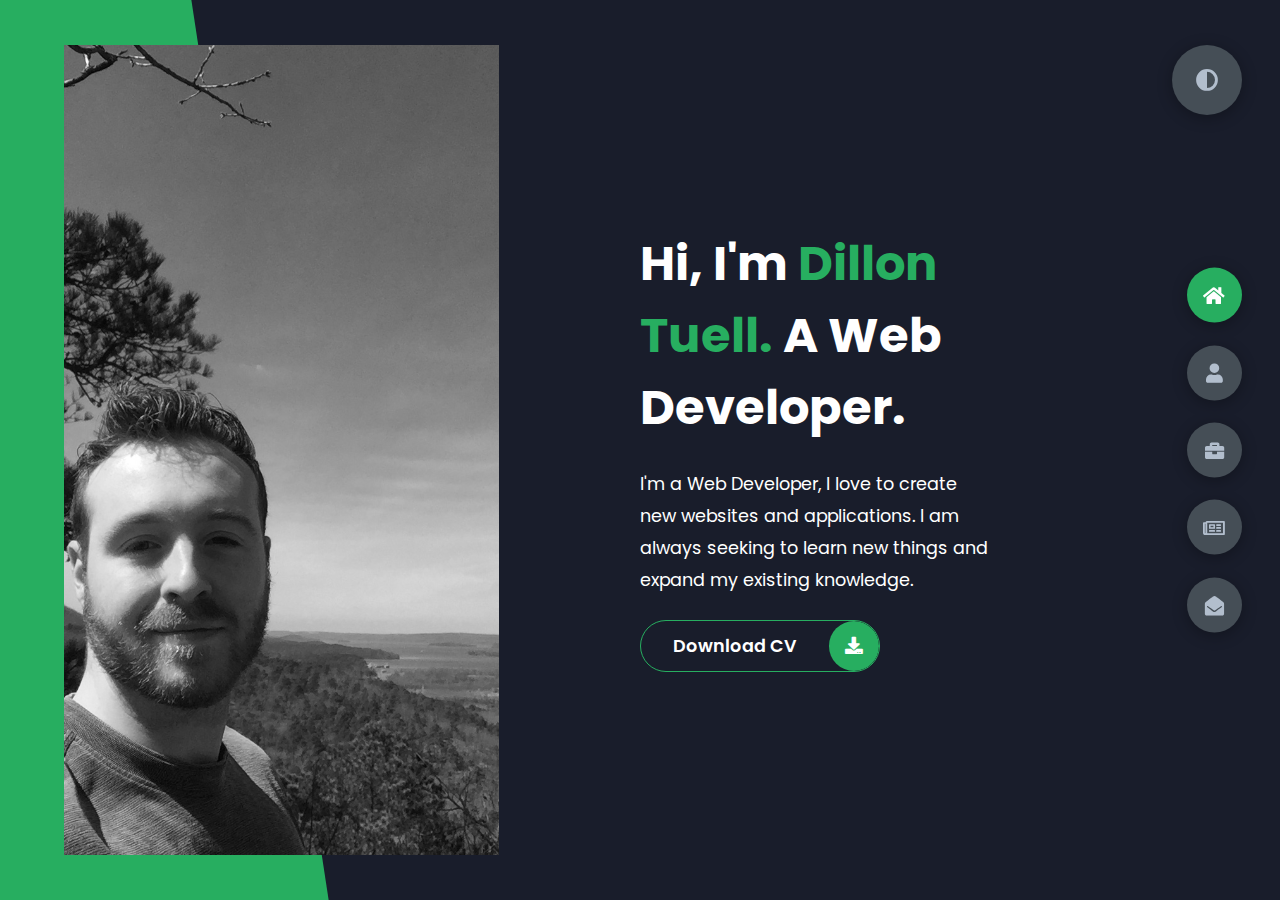
<file: PortfolioProject/index.html>
<!DOCTYPE html>
<html lang="en">
  <head>
    <meta charset="UTF-8" />
    <meta http-equiv="X-UA-Compatible" content="IE=edge" />
    <meta name="viewport" content="width=device-width, initial-scale=1.0" />
    <title>Portfolio</title>
    <link rel="stylesheet" href="styles/styles.css" />
    <link rel="preconnect" href="https://fonts.googleapis.com" />
    <link rel="preconnect" href="https://fonts.gstatic.com" crossorigin />
    <link
      rel="stylesheet"
      href="https://cdnjs.cloudflare.com/ajax/libs/font-awesome/5.15.4/css/all.min.css"
      integrity="sha512-1ycn6IcaQQ40/MKBW2W4Rhis/DbILU74C1vSrLJxCq57o941Ym01SwNsOMqvEBFlcgUa6xLiPY/NS5R+E6ztJQ=="
      crossorigin="anonymous"
      referrerpolicy="no-referrer"
    />
    <link
      href="https://fonts.googleapis.com/css2?family=Poppins:wght@400;500;600;700;800&display=swap"
      rel="stylesheet"
    />
  </head>
  <body class="main-content">
    <header class="container header active" id="home">
      <div class="header-content">
        <div class="left-header">
          <div class="h-shape"></div>
          <div class="image">
            <img src="img/Me.jpeg" alt="" />
          </div>
        </div>
        <div class="right-header">
          <h1 class="name">
            Hi, I'm <span>Dillon Tuell.</span>
            A Web Developer.
          </h1>
          <p>
            I'm a Web Developer, I love to create new websites and applications.
            I am always seeking to learn new things and expand my existing
            knowledge.
          </p>
          <div class="btn-con">
            <a href="" class="main-btn">
              <span class="btn-text">Download CV</span>
              <span class="btn-icon"><i class="fas fa-download"></i></span>
            </a>
          </div>
        </div>
      </div>
    </header>
    <main>
      <section class="container about" id="about">
        <div class="main-title">
          <h2>About <span>me</span><span class="bg-text">my stats</span></h2>
        </div>
        <div class="about-container">
          <div class="left-about">
            <h4>Information About me</h4>
            <p>
              The world of programming ignited something inside me that I knew I
              had to pursue. <br />
              <br />
              I had caught fire coding. <br />
              <br />
              That is when I realized; the spark I was missing ignited the
              instant I clicked play on my first Java tutorial video. Since
              then, I have continued to learn and grow my skills and
              understanding of current technologies. Full Stack development
              allows me to incorporate creativity and logic to create something
              new. The satisfaction of seeing something you created is part of
              what drives my passion and pushes me to try new ideas (in a
              separate Git branch, of course). <br />
              <br />
              My strengths include quickly learning new skills and programming
              languages, and problem-solving. So far I have Python, Java, SQL,
              JavaScript, TypeScript, HTML, CSS, React, Hibernate, Spring,
              jQuery, Bootstrap, and Git/GitHub under my belt. I'm still growing
              as a developer and am enthusiastically incorporating new languages
              and technologies into my growing set of skills.
            </p>
            <div class="btn-con">
              <a href="#" class="main-btn">
                <span class="btn-text">Download CV</span>
                <span class="btn-icon"><i class="fas fa-download"></i></span>
              </a>
            </div>
          </div>
          <div class="right-about">
            <div class="about-item">
              <div class="abt-text">
                <p class="large-text">Diverse Variety</p>
                <p class="small-text">
                  Projects <br />
                  Completed
                </p>
              </div>
            </div>
            <div class="about-item">
              <div class="abt-text">
                <p class="large-text">2+</p>
                <p class="small-text">
                  Years of <br />
                  experience
                </p>
              </div>
            </div>
            <div class="about-item">
              <div class="abt-text">
                <p class="large-text">300+</p>
                <p class="small-text">
                  Future Happy <br />
                  Clients
                </p>
              </div>
            </div>
            <div class="about-item">
              <div class="abt-text">
                <p class="large-text">400+</p>
                <p class="small-text">
                  Future Customer <br />
                  reviews
                </p>
              </div>
            </div>
          </div>
        </div>
        <div class="about-stats">
          <h4 class="stat-title">My Skills</h4>
          <div class="progress-bars">
            <div class="progress-bar">
              <p class="prog-title">html5</p>
              <div class="progress-con">
                <p class="prog-text">80%</p>
                <div class="progress">
                  <span class="html"></span>
                </div>
              </div>
            </div>
            <div class="progress-bar">
              <p class="prog-title">css3</p>
              <div class="progress-con">
                <p class="prog-text">95%</p>
                <div class="progress">
                  <span class="css"></span>
                </div>
              </div>
            </div>
            <div class="progress-bar">
              <p class="prog-title">javascript</p>
              <div class="progress-con">
                <p class="prog-text">75%</p>
                <div class="progress">
                  <span class="js"></span>
                </div>
              </div>
            </div>
            <div class="progress-bar">
              <p class="prog-title">ReactJS</p>
              <div class="progress-con">
                <p class="prog-text">75%</p>
                <div class="progress">
                  <span class="react"></span>
                </div>
              </div>
            </div>
            <div class="progress-bar">
              <p class="prog-title">NodeJS</p>
              <div class="progress-con">
                <p class="prog-text">87%</p>
                <div class="progress">
                  <span class="node"></span>
                </div>
              </div>
            </div>
            <div class="progress-bar">
              <p class="prog-title">Python</p>
              <div class="progress-con">
                <p class="prog-text">70%</p>
                <div class="progress">
                  <span class="python"></span>
                </div>
              </div>
            </div>
          </div>
        </div>
        <h4 class="stat-title">My Timeline</h4>
        <div class="timeline">
          <div class="timeline-item">
            <div class="tl-icon">
              <i class="fas fa-briefcase"></i>
            </div>
            <p class="tl-duration">March 2022 - June 2022</p>
            <h5>FullStack Developer Training<span> - Revature</span></h5>
            <p>
              Skills Learned: Python · JavaScript · Hibernate · HTML · Cascading
              Style Sheets (CSS) · React.js · Spring Boot · TypeScript · SQL ·
              DBeaver · Microsoft Visual Studio Code · Spring Framework
            </p>
          </div>
          <div class="timeline-item">
            <div class="tl-icon">
              <i class="fas fa-briefcase"></i>
            </div>
            <p class="tl-duration">June 2022 - Present</p>
            <h5>Software Developer<span> - Infosys</span></h5>
            <p>
              Working with clients to meet changing needs utilizing various
              languages and technologies.
            </p>
          </div>

          <div class="timeline-item">
            <div class="tl-icon">
              <i class="fas fa-briefcase"></i>
            </div>
            <p class="tl-duration">2012 - 2015</p>
            <h5>Business Degree<span> - Arkansas State University</span></h5>
            <p>Bachelor of Science in Marketing and Management.</p>
          </div>
          
      </section>
      <section class="container" id="portfolio">
        <div class="main-title">
          <h2>My <span>Portfolio</span><span class="bg-text">My Work</span></h2>
        </div>
        <p class="port-text">
          Here is some of my work that I've done in various programming
          languages.
        </p>
        <div class="portfolios">
          <div class="portfolio-item">
            <div class="image">
              <img src="img/port1.jpg" alt="" />
            </div>
            <div class="hover-items">
              <h3>Project Source</h3>
              <div class="icons">
                <a href="#" class="icon">
                  <i class="fab fa-github"></i>
                </a>
                <a href="#" class="icon">
                  <i class="fab fa-behance"></i>
                </a>
                <a href="#" class="icon">
                  <i class="fab fa-youtube"></i>
                </a>
              </div>
            </div>
          </div>
          <div class="portfolio-item">
            <div class="image">
              <img src="img/port2.jpg" alt="" />
            </div>
            <div class="hover-items">
              <h3>Project Source</h3>
              <div class="icons">
                <a href="#" class="icon">
                  <i class="fab fa-github"></i>
                </a>
                <a href="#" class="icon">
                  <i class="fab fa-behance"></i>
                </a>
                <a href="#" class="icon">
                  <i class="fab fa-youtube"></i>
                </a>
              </div>
            </div>
          </div>
          <div class="portfolio-item">
            <div class="image">
              <img src="img/port3.jpg" alt="" />
            </div>
            <div class="hover-items">
              <h3>Project Source</h3>
              <div class="icons">
                <a href="#" class="icon">
                  <i class="fab fa-github"></i>
                </a>
                <a href="#" class="icon">
                  <i class="fab fa-behance"></i>
                </a>
                <a href="#" class="icon">
                  <i class="fab fa-youtube"></i>
                </a>
              </div>
            </div>
          </div>
          <div class="portfolio-item">
            <div class="image">
              <img src="img/port4.jpg" alt="" />
            </div>
            <div class="hover-items">
              <h3>Project Source</h3>
              <div class="icons">
                <a href="#" class="icon">
                  <i class="fab fa-github"></i>
                </a>
                <a href="#" class="icon">
                  <i class="fab fa-behance"></i>
                </a>
                <a href="#" class="icon">
                  <i class="fab fa-youtube"></i>
                </a>
              </div>
            </div>
          </div>
          <div class="portfolio-item">
            <div class="image">
              <img src="img/port5.jpg" alt="" />
            </div>
            <div class="hover-items">
              <h3>Project Source</h3>
              <div class="icons">
                <a href="#" class="icon">
                  <i class="fab fa-github"></i>
                </a>
                <a href="#" class="icon">
                  <i class="fab fa-behance"></i>
                </a>
                <a href="#" class="icon">
                  <i class="fab fa-youtube"></i>
                </a>
              </div>
            </div>
          </div>
          <div class="portfolio-item">
            <div class="image">
              <img src="img/port2.jpg" alt="" />
            </div>
            <div class="hover-items">
              <h3>Project Source</h3>
              <div class="icons">
                <a href="#" class="icon">
                  <i class="fab fa-github"></i>
                </a>
                <a href="#" class="icon">
                  <i class="fab fa-behance"></i>
                </a>
                <a href="#" class="icon">
                  <i class="fab fa-youtube"></i>
                </a>
              </div>
            </div>
          </div>
          <div class="portfolio-item">
            <div class="image">
              <img src="img/port7.jpg" alt="" />
            </div>
            <div class="hover-items">
              <h3>Project Source</h3>
              <div class="icons">
                <a href="#" class="icon">
                  <i class="fab fa-github"></i>
                </a>
                <a href="#" class="icon">
                  <i class="fab fa-behance"></i>
                </a>
                <a href="#" class="icon">
                  <i class="fab fa-youtube"></i>
                </a>
              </div>
            </div>
          </div>
        </div>
      </section>
      <section class="container" id="blogs">
        <div class="blogs-content">
          <div class="main-title">
            <h2>My <span>Blogs</span><span class="bg-text">My Blogs</span></h2>
          </div>
          <div class="blogs">
            <div class="blog">
              <img src="img/port6.jpg" alt="" />
              <div class="blog-text">
                <h4>How to Create Your Own Website</h4>
                <p>
                  Lorem ipsum dolor sit, amet consectetur adipisicing elit.
                  Doloribus natus voluptas, eos obcaecati recusandae amet?
                </p>
              </div>
            </div>
            <div class="blog">
              <img src="img/blog1.jpg" alt="" />
              <div class="blog-text">
                <h4>How to Become an Expert in Web Design</h4>
                <p>
                  Lorem ipsum dolor sit, amet consectetur adipisicing elit.
                  Doloribus natus voluptas, eos obcaecati recusandae amet?
                </p>
              </div>
            </div>
            <div class="blog">
              <img src="img/blog2.jpg" alt="" />
              <div class="blog-text">
                <h4>Become a Web Designer in 10 Days</h4>
                <p>
                  Lorem ipsum dolor sit, amet consectetur adipisicing elit.
                  Doloribus natus voluptas, eos obcaecati recusandae amet?
                </p>
              </div>
            </div>
            <div class="blog">
              <img src="img/blog3.jpg" alt="" />
              <div class="blog-text">
                <h4>Debbuging made easy with Web Inspector</h4>
                <p>
                  Lorem ipsum dolor sit, amet consectetur adipisicing elit.
                  Doloribus natus voluptas, eos obcaecati recusandae amet?
                </p>
              </div>
            </div>
            <div class="blog">
              <img src="img/port1.jpg" alt="" />
              <div class="blog-text">
                <h4>Get started with Web Design and UI Design</h4>
                <p>
                  Lorem ipsum dolor sit, amet consectetur adipisicing elit.
                  Doloribus natus voluptas, eos obcaecati recusandae amet?
                </p>
              </div>
            </div>
            <div class="blog">
              <img src="img/port3.jpg" alt="" />
              <div class="blog-text">
                <h4>This is what you need to know about Web Design</h4>
                <p>
                  Lorem ipsum dolor sit, amet consectetur adipisicing elit.
                  Doloribus natus voluptas, eos obcaecati recusandae amet?
                </p>
              </div>
            </div>
          </div>
        </div>
      </section>
      <section class="container contact" id="contact">
        <div class="contact-container">
          <div class="main-title">
            <h2>Contact <span>Me</span><span class="bg-text">Contact</span></h2>
          </div>
          <div class="contact-content-con">
            <div class="left-contact">
              <h4>Contact me here</h4>
              <p>
                Lorem ipsum dolor sit amet consectetur adipisicing elit. In,
                laborum numquam? Quam excepturi perspiciatis quas quasi.
              </p>
              <div class="contact-info">
                <div class="contact-item">
                  <div class="icon">
                    <i class="fas fa-map-marker-alt"></i>
                    <span>Location</span>
                  </div>
                  <p>: Morrisville, North Carolina</p>
                </div>
                <div class="contact-item">
                  <div class="icon">
                    <i class="fas fa-envelope"></i>
                    <span>Email</span>
                  </div>
                  <p>
                    <span>: dillontuell1994@gmail.com</span>
                  </p>
                </div>
                <div class="contact-item">
                  <div class="icon">
                    <i class="fas fa-user-graduate"></i>
                    <span>Education</span>
                  </div>
                  <p>
                    <span>: Arkansas State University, Jonesboro AR</span>
                  </p>
                </div>
                <div class="contact-item">
                  <div class="icon">
                    <i class="fas fa-user-graduate"></i>
                    <span>Mobile Number</span>
                  </div>
                  <p>
                    <span>: 501-314-1437</span>
                  </p>
                </div>
                <div class="contact-item">
                  <div class="icon">
                    <i class="fas fa-globe-africa"></i>
                    <span>Languages</span>
                  </div>
                  <p>
                    <span>: English, French, Spanish</span>
                  </p>
                </div>
              </div>
              <div class="contact-icons">
                <div class="contact-icon">
                  <a href="www.facebook.com" target="_blank">
                    <i class="fab fa-facebook-f"></i>
                  </a>
                  <a href="#" target="_blank">
                    <i class="fab fa-twitter"></i>
                  </a>
                  <a href="#" target="_blank">
                    <i class="fab fa-github"></i>
                  </a>
                  <a href="#" target="_blank">
                    <i class="fab fa-youtube"></i>
                  </a>
                </div>
              </div>
            </div>
            <div class="right-contact">
              <form action="" class="contact-form">
                <div class="input-control i-c-2">
                  <input type="text" required placeholder="YOUR NAME" />
                  <input type="email" required placeholder="YOUR EMAIL" />
                </div>
                <div class="input-control">
                  <input type="text" required placeholder="ENTER SUBJECT" />
                </div>
                <div class="input-control">
                  <textarea
                    name=""
                    id=""
                    cols="15"
                    rows="8"
                    placeholder="Message Here..."
                  ></textarea>
                </div>
                <div class="submit-btn">
                  <a href="#" class="main-btn">
                    <span class="btn-text">Download CV</span>
                    <span class="btn-icon"
                      ><i class="fas fa-download"></i
                    ></span>
                  </a>
                </div>
              </form>
            </div>
          </div>
        </div>
      </section>
    </main>

    <div class="controls">
      <div class="control active-btn" data-id="home">
        <i class="fas fa-home"></i>
      </div>
      <div class="control" data-id="about">
        <i class="fas fa-user"></i>
      </div>
      <div class="control" data-id="portfolio">
        <i class="fas fa-briefcase"></i>
      </div>
      <div class="control" data-id="blogs">
        <i class="far fa-newspaper"></i>
      </div>
      <div class="control" data-id="contact">
        <i class="fas fa-envelope-open"></i>
      </div>
    </div>
    <div class="theme-btn">
      <i class="fas fa-adjust"></i>
    </div>
    <script src="app.js"></script>
  </body>
</html>
</file>
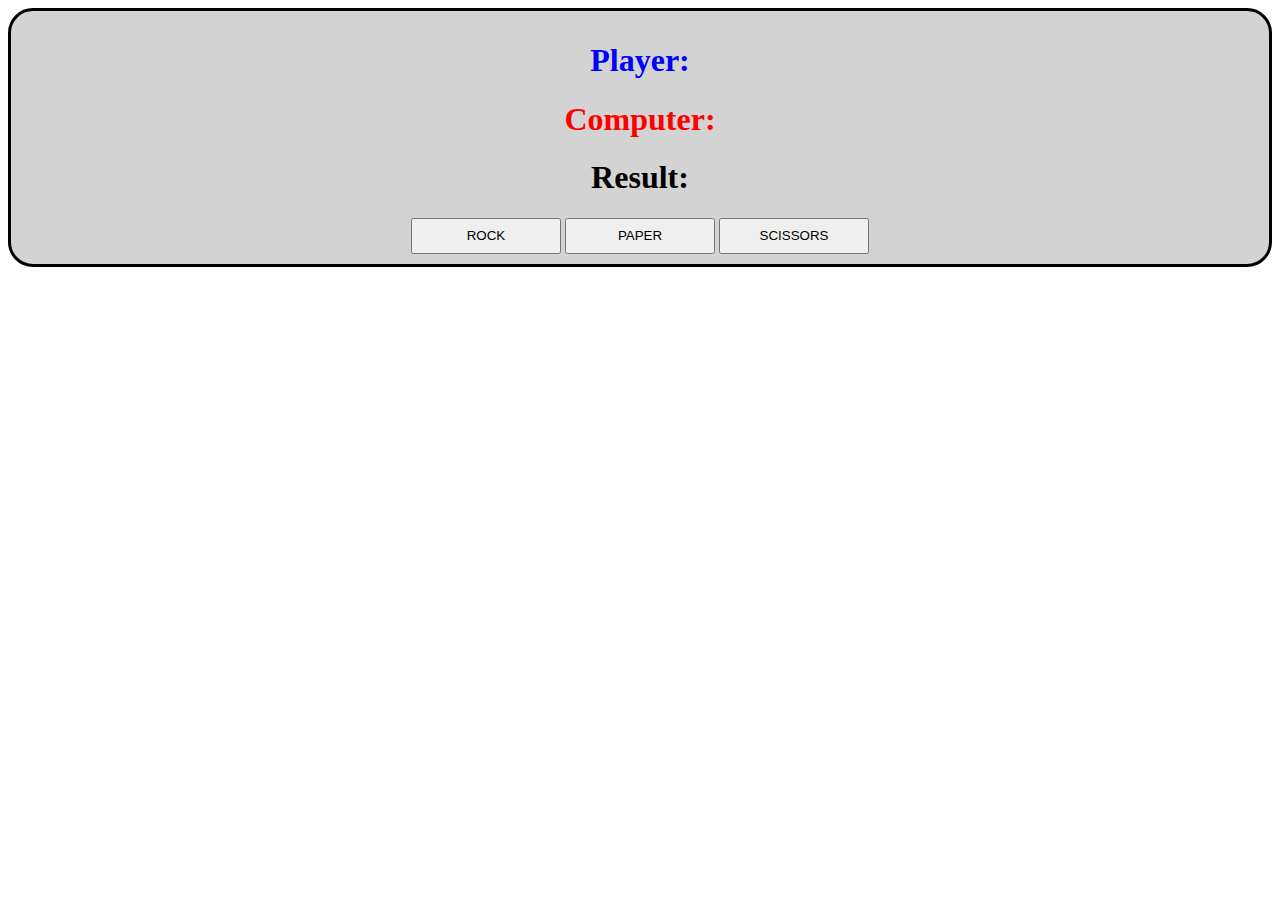
<file: RockPaperScissors/index.html>
<!DOCTYPE html>
<html lang="en">
  <head>
    <meta charset="UTF-8" />
    <meta http-equiv="X-UA-Compatible" content="IE=edge" />
    <meta name="viewport" content="width=device-width, initial-scale=1.0" />
    <title>Document</title>
    <link rel="stylesheet" href="style.css" />
  </head>
  <body>
    <div id="gameDiv">
      <h1 class="gameText" id="playerText">Player:</h1>
      <h1 class="gameText" id="computerText">Computer:</h1>
      <h1 class="gameText" id="resultText">Result:</h1>

      <button class="choiceBtn">ROCK</button>
      <button class="choiceBtn">PAPER</button>
      <button class="choiceBtn">SCISSORS</button>
    </div>
    <script src="index.js"></script>
  </body>
</html>
</file>
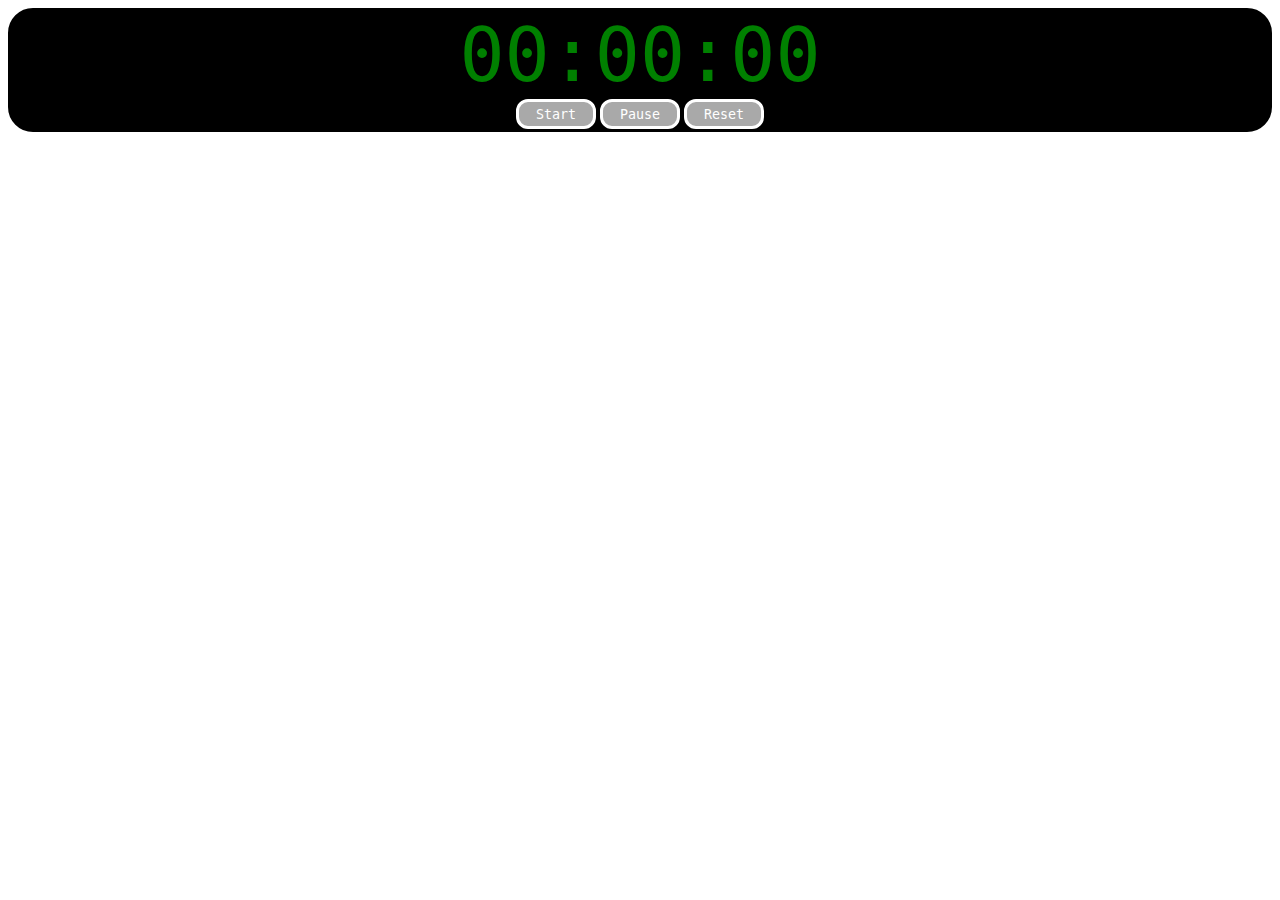
<file: Stopwatch Program/index.html>
<!DOCTYPE html>
<html lang="en">
  <head>
    <meta charset="UTF-8" />
    <meta http-equiv="X-UA-Compatible" content="IE=edge" />
    <meta name="viewport" content="width=device-width, initial-scale=1.0" />
    <title>Document</title>
    <link rel="stylesheet" href="style.css" />
  </head>
  <body>
    <div id="timeContainer">
      <div id="timeDisplay">00:00:00</div>
      <button id="startBtn" class="timerBtn">Start</button>
      <button id="pauseBtn" class="timerBtn">Pause</button>
      <button id="resetBtn" class="timerBtn">Reset</button>
    </div>
    <script src="index.js"></script>
  </body>
</html>
</file>
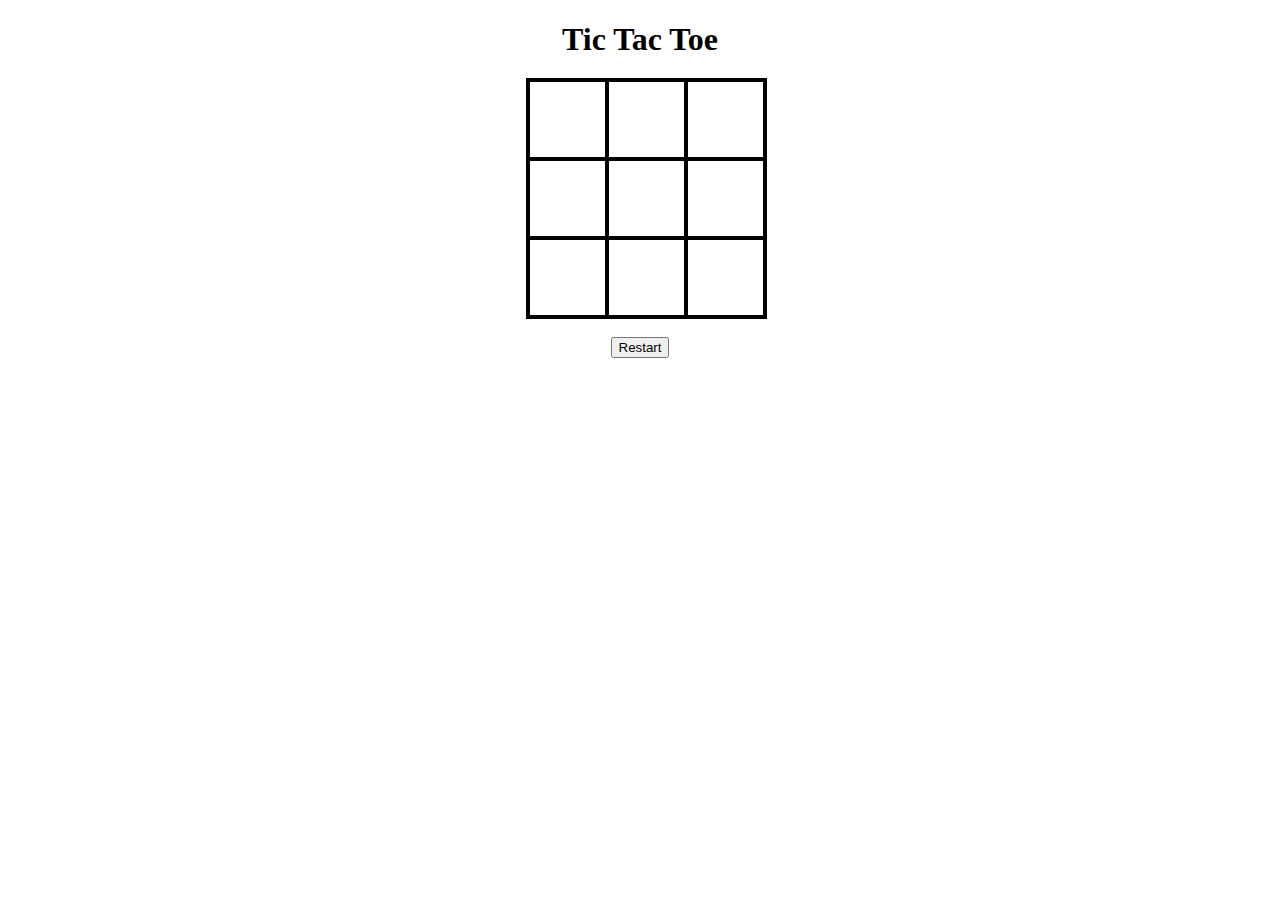
<file: TicTacToe/index.html>
<!DOCTYPE html>
<html lang="en">
  <head>
    <meta charset="UTF-8" />
    <meta http-equiv="X-UA-Compatible" content="IE=edge" />
    <meta name="viewport" content="width=device-width, initial-scale=1.0" />
    <title>Document</title>
    <link rel="stylesheet" href="style.css" />
  </head>
  <body>
    <div id="gameContainer">
      <h1>Tic Tac Toe</h1>
      <div id="cellContainer">
        <div cellIndex="0" class="cell"></div>
        <div cellIndex="1" class="cell"></div>
        <div cellIndex="3" class="cell"></div>
        <div cellIndex="4" class="cell"></div>
        <div cellIndex="5" class="cell"></div>
        <div cellIndex="6" class="cell"></div>
        <div cellIndex="7" class="cell"></div>
        <div cellIndex="8" class="cell"></div>
        <div cellIndex="8" class="cell"></div>
      </div>
      <h2 id="statusText"></h2>
      <button id="restartBtn">Restart</button>
    </div>
    <script src="index.js"></script>
  </body>
</html>
</file>
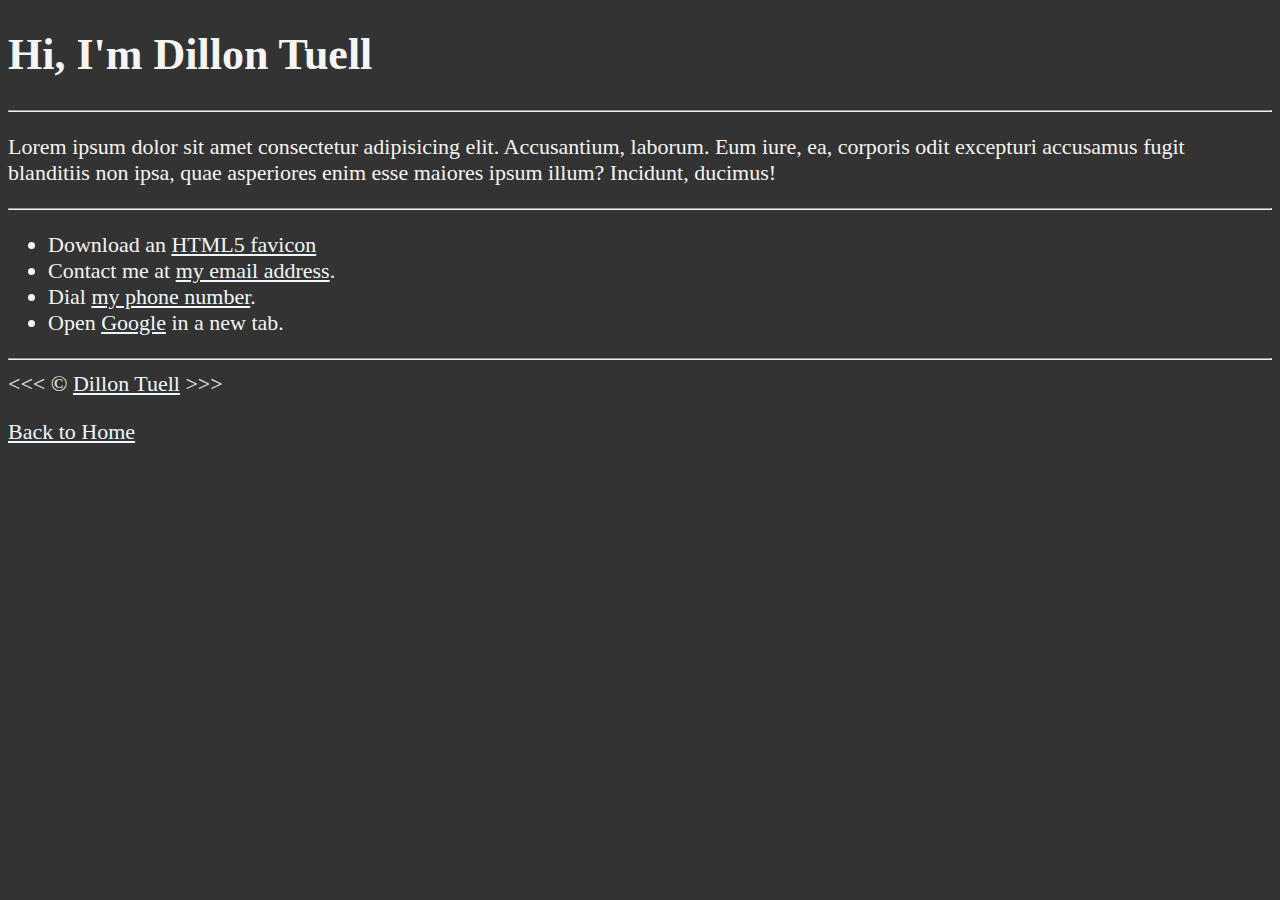
<file: HTML1/about.html>
<!DOCTYPE html>
<html lang="en">
  <head>
    <meta charset="UTF-8" />
    <meta name="author" content="Dillon Tuell" />
    <meta
      name="description"
      content="Hi, I'm Fillon Tuell. This page is about me."
    />
    <title>About Me</title>
    <link rel="icon" href="html5.png" type="image/x-icon" />
    <link rel="stylesheet" href="main.css" type="text/css" />
  </head>

  <body>
    <h1>Hi, I'm Dillon Tuell</h1>

    <hr />

    <p>
      Lorem ipsum dolor sit amet consectetur adipisicing elit. Accusantium,
      laborum. Eum iure, ea, corporis odit excepturi accusamus fugit blanditiis
      non ipsa, quae asperiores enim esse maiores ipsum illum? Incidunt,
      ducimus!
    </p>

    <hr />

    <ul>
      <li>Download an <a href="html5.png" download>HTML5 favicon</a></li>
      <li>
        Contact me at <a href="mailto:random@email.com">my email address</a>.
      </li>
      <li>Dial <a href="tel:+1234567890">my phone number</a>.</li>
      <li>
        Open <a href="https://www.google.com/" target="_blank">Google</a> in a
        new tab.
      </li>
    </ul>

    <hr />
    &lt;&lt;&lt; &copy; <a href="about.html">Dillon Tuell</a> &gt;&gt;&gt;
    <p>
      <a href="/">Back to Home</a>
    </p>
  </body>
</html>
</file>
<file: PortfolioProject/styles/styles.css>
* {
  margin: 0;
  padding: 0;
  box-sizing: border-box;
  list-style: none;
}

:root {
  --color-primary: #191d2b;
  --color-secondary: #27ae60;
  --color-white: #ffffff;
  --color-black: #000;
  --color-grey0: #f8f8f8;
  --color-grey-1: #dbe1e8;
  --color-grey-2: #b2becd;
  --color-grey-3: #6c7983;
  --color-grey-4: #454e56;
  --color-grey-5: #2a2e35;
  --color-grey-6: #12181b;
  --br-sm-2: 14px;
  --box-shadow-1: 0 3px 15px rgba(0, 0, 0, 0.3);
}

.light-mode {
  --color-primary: #ffffff;
  --color-secondary: #f56692;
  --color-white: #454e56;
  --color-black: #000;
  --color-grey0: #f8f8f8;
  --color-grey-1: #6c7983;
  --color-grey-2: #6c7983;
  --color-grey-3: #6c7983;
  --color-grey-4: #454e56;
  --color-grey-5: #f8f8f8;
  --color-grey-6: #12181b;
}

body {
  background-color: var(--color-primary);
  font-family: "Poppins", sans-serif;
  font-size: 1.1rem;
  color: var(--color-white);
  transition: all 0.4s ease-in-out;
}

a {
  display: inline-block;
  text-decoration: none;
  color: inherit;
  font-family: inherit;
}

header {
  min-height: 100vh;
  color: var(--color-white);
  overflow: hidden;
  padding: 0 !important;
}

section {
  min-height: 100vh;
  width: 100%;
  position: absolute;
  left: 0;
  top: 0;
  padding: 3rem 18rem;
}

.container {
  display: none;
  transform: translateY(-100%) scale(0);
  transition: all 0.4s ease-in-out;
  background-color: var(--color-primary);
}

.active {
  display: block;
  animation: appear 1s ease-in-out;
  transform: translateY(0) scaleY(1);
}
@keyframes appear {
  0% {
    transform: translateY(-100%) scaleY(0);
  }
  100% {
    transform: translateY(0) scaleY(1);
  }
}

.controls {
  position: fixed;
  z-index: 10;
  top: 50%;
  right: 3%;
  display: flex;
  flex-direction: column;
  align-items: center;
  justify-content: center;
  transform: translateY(-50%);
}
.controls .control {
  padding: 1rem;
  cursor: pointer;
  background-color: var(--color-grey-4);
  width: 55px;
  height: 55px;
  border-radius: 50%;
  display: flex;
  justify-content: center;
  align-items: center;
  margin: 0.7rem 0;
  box-shadow: var(--box-shadow-1);
}
.controls .control i {
  font-size: 1.2rem;
  color: var(--color-grey-2);
  pointer-events: none;
}
.controls .active-btn {
  background-color: var(--color-secondary);
  transition: all 0.4s ease-in-out;
}
.controls .active-btn i {
  color: var(--color-white);
}

.theme-btn {
  top: 5%;
  right: 3%;
  width: 70px;
  height: 70px;
  border-radius: 50%;
  background-color: var(--color-grey-4);
  cursor: pointer;
  position: fixed;
  display: flex;
  justify-content: center;
  align-items: center;
  box-shadow: 0 3px 15px rgba(0, 0, 0, 0.3);
  transition: all 0.1s ease-in-out;
}
.theme-btn:active {
  transform: translateY(-3px);
}
.theme-btn i {
  font-size: 1.4rem;
  color: var(--color-grey-2);
  pointer-events: none;
}

/*Header-content*/
.header-content {
  display: grid;
  grid-template-columns: repeat(2, 1fr);
  min-height: 100vh;
}
.header-content .left-header {
  display: flex;
  align-items: center;
  position: relative;
}
.header-content .left-header .h-shape {
  transition: all 0.4s ease-in-out;
  width: 65%;
  height: 100%;
  background-color: var(--color-secondary);
  position: absolute;
  left: 0;
  top: 0;
  z-index: -1;
  clip-path: polygon(0 0, 46% 0, 79% 100%, 0% 100%);
}
.header-content .left-header .image {
  border-radius: var(--br-sm-2);
  height: 90%;
  width: 68%;
  margin-left: 4rem;
  background-color: var(--color-black);
  transition: all 0.4s ease-in-out;
}
.header-content .left-header .image img {
  width: 100%;
  height: 100%;
  object-fit: cover;
  transition: all 0.4s ease-in-out;
  filter: grayscale(100%);
}
.header-content .left-header .image img:hover {
  filter: grayscale(0);
}
.header-content .right-header {
  display: flex;
  flex-direction: column;
  justify-content: center;
  padding-right: 18rem;
}
.header-content .right-header .name {
  font-size: 3rem;
}
.header-content .right-header .name span {
  color: var(--color-secondary);
}
.header-content .right-header p {
  margin: 1.5rem 0;
  line-height: 2rem;
}

/*About*/
.about-container {
  display: grid;
  grid-template-columns: repeat(2, 1fr);
  padding-top: 3.5rem;
  padding-bottom: 5rem;
}
.about-container .right-about {
  display: grid;
  grid-template-columns: repeat(2, 1fr);
  grid-gap: 2rem;
}
.about-container .right-about .about-item {
  border: 1px solid var(--color-grey-5);
  border-radius: 5px;
  transition: all 0.4s ease-in-out;
  box-shadow: 1px 2px 15px rgba(0, 0, 0, 0.1);
}
.about-container .right-about .about-item:hover {
  cursor: default;
  transform: translateY(-5px);
  border: 1px solid var(--color-secondary);
  box-shadow: 1px 4px 15px rgba(0, 0, 0, 0.32);
}
.about-container .right-about .about-item .abt-text {
  padding: 1.5rem;
  display: flex;
  flex-direction: column;
}
.about-container .right-about .about-item .abt-text .large-text {
  font-size: 3rem;
  font-weight: 700;
  color: var(--color-secondary);
}
.about-container .right-about .about-item .abt-text .small-text {
  padding-left: 3rem;
  position: relative;
  text-transform: uppercase;
  font-size: 1.2rem;
  color: var(--color-grey-1);
  letter-spacing: 2px;
}
.about-container .right-about .about-item .abt-text .small-text::before {
  content: "";
  position: absolute;
  left: 0;
  top: 15px;
  width: 2rem;
  height: 2px;
  background-color: var(--color-grey-5);
}
.about-container .left-about {
  padding-right: 5rem;
}
.about-container .left-about p {
  line-height: 2rem;
  padding: 1rem;
  color: var(--color-grey-1);
}
.about-container .left-about h4 {
  font-size: 2rem;
  text-transform: uppercase;
}

.about-stats {
  padding-bottom: 4rem;
}
.about-stats .progress-bars {
  display: grid;
  grid-template-columns: repeat(2, 1fr);
  grid-gap: 2rem;
}
.about-stats .progress-bars .progress-bar {
  display: flex;
  flex-direction: column;
}
.about-stats .progress-bars .progress-bar .prog-title {
  text-transform: uppercase;
  font-weight: 500;
}
.about-stats .progress-bars .progress-bar .progress-con {
  display: flex;
  align-items: center;
}
.about-stats .progress-bars .progress-bar .progress-con .prog-text {
  color: var(--color-grey-2);
}
.about-stats .progress-bars .progress-bar .progress-con .progress {
  width: 100%;
  height: 0.45rem;
  background-color: var(--color-grey-4);
  margin-left: 1rem;
  position: relative;
}
.about-stats .progress-bars .progress-bar .progress-con .progress span {
  position: absolute;
  top: 0;
  left: 0;
  height: 100%;
  background-color: var(--color-secondary);
  transition: all 0.4s ease-in-out;
  width: 60%;
}
.about-stats .progress-bars .progress-bar .progress-con .progress .html {
  width: 80%;
}
.about-stats .progress-bars .progress-bar .progress-con .progress .css {
  width: 95%;
}
.about-stats .progress-bars .progress-bar .progress-con .progress .js {
  width: 75%;
}
.about-stats .progress-bars .progress-bar .progress-con .progress .react {
  width: 60%;
}
.about-stats .progress-bars .progress-bar .progress-con .progress .node {
  width: 87%;
}
.about-stats .progress-bars .progress-bar .progress-con .progress .python {
  width: 70%;
}

.stat-title {
  text-transform: uppercase;
  font-size: 1.4rem;
  text-align: center;
  padding: 3.5rem 0;
  position: relative;
}
.stat-title::before {
  content: "";
  position: absolute;
  left: 50%;
  top: 0;
  width: 40%;
  height: 1px;
  background-color: var(--color-grey-5);
  transform: translateX(-50%);
}

/*Timeline*/
.timeline {
  display: grid;
  grid-template-columns: repeat(2, 1fr);
  grid-gap: 2rem;
  padding-bottom: 3rem;
}
.timeline .timeline-item {
  position: relative;
  padding-left: 3rem;
  border-left: 1px solid var(--color-grey-5);
}
.timeline .timeline-item .tl-icon {
  position: absolute;
  left: -27px;
  top: 0;
  background-color: var(--color-secondary);
  width: 50px;
  height: 50px;
  border-radius: 50%;
  display: flex;
  align-items: center;
  justify-content: center;
}
.timeline .timeline-item .tl-icon i {
  font-size: 1.3rem;
}
.timeline .timeline-item .tl-duration {
  padding: 0.2rem 0.6rem;
  background-color: var(--color-grey-5);
  border-radius: 15px;
  display: inline-block;
  font-size: 0.8rem;
  text-transform: uppercase;
  font-weight: 500;
}
.timeline .timeline-item h5 {
  padding: 1rem 0;
  text-transform: uppercase;
  font-size: 1.3rem;
  font-weight: 600;
}
.timeline .timeline-item h5 span {
  color: var(--color-grey-2);
  font-weight: 500;
  font-size: 1.2rem;
}
.timeline .timeline-item p {
  color: var(--color-grey-2);
}

.port-text {
  padding: 2rem 0;
  text-align: center;
}

.portfolios {
  display: grid;
  grid-template-columns: repeat(3, 1fr);
  grid-gap: 2rem;
  margin-top: 3rem;
}
.portfolios .portfolio-item {
  position: relative;
  border-radius: 15px;
}
.portfolios .portfolio-item img {
  width: 100%;
  height: 300px;
  object-fit: cover;
  border-radius: 15px;
}
.portfolios .portfolio-item .hover-items {
  width: 100%;
  height: 100%;
  background-color: var(--color-secondary);
  position: absolute;
  left: 0;
  top: 0;
  border-radius: 15px;
  display: flex;
  justify-content: center;
  align-items: center;
  flex-direction: column;
  opacity: 0;
  transform: scale(0);
  transition: all 0.4s ease-in-out;
}
.portfolios .portfolio-item .hover-items h3 {
  font-size: 1.5rem;
  color: var(--color-white);
  margin-bottom: 1.5rem;
}
.portfolios .portfolio-item .hover-items .icons {
  display: flex;
  justify-content: center;
  align-items: center;
}
.portfolios .portfolio-item .hover-items .icons .icon {
  background-color: var(--color-primary);
  border-radius: 50%;
  width: 50px;
  height: 50px;
  display: flex;
  align-items: center;
  justify-content: center;
  margin: 0 1rem;
  cursor: pointer;
  transition: all 0.4s ease-in-out;
}
.portfolios .portfolio-item .hover-items .icons .icon i {
  font-size: 1.5rem;
  color: var(--color-white);
  margin: 0 1rem;
}
.portfolios .portfolio-item .hover-items .icons .icon:hover {
  background-color: var(--color-white);
}
.portfolios .portfolio-item .hover-items .icons .icon:hover i {
  color: var(--color-primary);
}

.portfolio-item:hover .hover-items {
  opacity: 1;
  transform: scale(1);
}

.blogs {
  display: grid;
  grid-template-columns: repeat(3, 1fr);
  grid-gap: 2rem;
  margin-top: 3rem;
}
.blogs .blog {
  position: relative;
  background-color: var(--color-grey-5);
  border-radius: 5px;
  box-shadow: 1px 1px 20px rgba(0, 0, 0, 0.1);
  transition: all 0.4s ease-in-out;
}
.blogs .blog:hover {
  box-shadow: 1px 1px 20px rgba(0, 0, 0, 0.3);
  transform: translateY(-5px);
  transition: all 0.4s ease-in-out;
}
.blogs .blog:hover img {
  filter: grayscale(0);
  transform: scale(1.1);
  box-shadow: 0px 4px 15px rgba(0, 0, 0, 0.8);
}
.blogs .blog img {
  width: 100%;
  height: 300px;
  object-fit: cover;
  border-top-left-radius: 5px;
  border-top-right-radius: 5px;
  filter: grayscale(100%);
  transition: all 0.4s ease-in-out;
}
.blogs .blog .blog-text {
  margin-top: -7px;
  padding: 1.1rem;
  border-top: 8px solid var(--color-secondary);
}
.blogs .blog .blog-text h4 {
  font-size: 1.5rem;
  margin-bottom: 0.7rem;
  transition: all 0.4s ease-in-out;
  cursor: pointer;
}
.blogs .blog .blog-text h4:hover {
  color: var(--color-secondary);
}
.blogs .blog .blog-text p {
  color: var(--color-grey-2);
  line-height: 2rem;
  padding-bottom: 1rem;
}

.contact-content-con {
  display: flex;
  padding-top: 3.5rem;
}
.contact-content-con .left-contact {
  flex: 2;
}
.contact-content-con .left-contact h4 {
  margin-top: 1rem;
  font-size: 2rem;
  text-transform: uppercase;
}
.contact-content-con .left-contact p {
  margin: 1rem 0;
  line-height: 2rem;
}
.contact-content-con .left-contact .contact-info .contact-item {
  display: flex;
  align-items: center;
  justify-content: space-between;
}
.contact-content-con .left-contact .contact-info .contact-item p {
  margin: 0.3rem 0 !important;
  padding: 0 !important;
}
.contact-content-con .left-contact .contact-info .contact-item .icon {
  display: grid;
  grid-template-columns: 40px 1fr;
}
.contact-content-con .left-contact .contact-info .contact-item .icon i {
  display: flex;
  align-items: center;
  font-size: 1.3rem;
}
.contact-content-con .left-contact .contact-icon {
  display: flex;
  margin-top: 2rem;
}
.contact-content-con .left-contact .contact-icon a {
  display: flex;
  align-items: center;
  color: var(--color-white);
  background-color: var(--color-grey-5);
  cursor: pointer;
  justify-content: center;
  width: 50px;
  height: 50px;
  border-radius: 50%;
  margin: 0 0.4rem;
  transition: all 0.4s ease-in-out;
}
.contact-content-con .left-contact .contact-icon a:hover {
  background-color: var(--color-secondary);
}
.contact-content-con .left-contact .contact-icon a:hover i {
  color: var(--color-primary);
}
.contact-content-con .left-contact .contact-icon a i {
  display: flex;
  align-items: center;
  justify-content: center;
  font-size: 1.3rem;
}
.contact-content-con .right-contact {
  flex: 3;
  margin-left: 3rem;
}
.contact-content-con .right-contact .input-control {
  margin: 1.5rem 0;
}
.contact-content-con .right-contact .input-control input,
.contact-content-con .right-contact .input-control textarea {
  border-radius: 30px;
  font-weight: inherit;
  font-size: inherit;
  font-family: inherit;
  padding: 0.8rem 1.1rem;
  outline: none;
  border: none;
  background-color: var(--color-grey-5);
  width: 100%;
  color: var(--color-white);
  resize: none;
}
.contact-content-con .right-contact .i-c-2 {
  display: flex;
}
.contact-content-con .right-contact .i-c-2 :last-child {
  margin-left: 1.5rem;
}
.contact-content-con .right-contact .submit-btn {
  display: flex;
  justify-content: flex-start;
}

/*Independed components*/
.btn-con {
  display: flex;
  align-self: flex-start;
}

.main-btn {
  border-radius: 30px;
  color: inherit;
  font-weight: 600;
  position: relative;
  border: 1px solid var(--color-secondary);
  display: flex;
  align-self: flex-start;
  align-items: center;
  overflow: hidden;
}
.main-btn .btn-text {
  padding: 0 2rem;
}
.main-btn .btn-icon {
  background-color: var(--color-secondary);
  display: flex;
  align-items: center;
  justify-content: center;
  border-radius: 50%;
  padding: 1rem;
}
.main-btn::before {
  content: "";
  position: absolute;
  top: 0;
  right: 0;
  transform: translateX(100%);
  transition: all 0.4s ease-out;
  z-index: -1;
}
.main-btn:hover {
  transition: all 0.4s ease-out;
}
.main-btn:hover::before {
  width: 100%;
  height: 100%;
  background-color: var(--color-secondary);
  transform: translateX(0);
  transition: all 0.4s ease-out;
}

.main-title {
  text-align: center;
}
.main-title h2 {
  position: relative;
  text-transform: uppercase;
  font-size: 4rem;
  font-weight: 700;
}
.main-title h2 span {
  color: var(--color-secondary);
}
.main-title h2 .bg-text {
  position: absolute;
  top: 50%;
  left: 50%;
  color: var(--color-grey-5);
  transition: all 0.4s ease-in-out;
  z-index: -1;
  transform: translate(-50%, -50%);
  font-weight: 800;
  font-size: 6.3rem;
}

.about-container .left-about p {
  padding-left: 0;
}

@media screen and (max-width: 600px) {
  header {
    padding: 0 !important;
  }

  .theme-btn {
    width: 50px;
    height: 50px;
  }

  .header-content {
    grid-template-columns: repeat(1, 1fr);
    padding-bottom: 6rem;
  }

  .left-header .h-shape {
    display: none;
  }

  .right-header {
    grid-row: 1;
    padding-right: 0rem !important;
    width: 90%;
    margin: 0 auto;
  }
  .right-header .name {
    font-size: 2.5rem !important;
    text-align: center;
    padding-top: 3rem;
  }

  .header-content .left-header .image {
    margin: 0 auto;
    width: 90%;
  }

  .controls {
    top: auto;
    bottom: 0;
    flex-direction: row;
    justify-content: center;
    left: 50%;
    transform: translateX(-50%);
    width: 100%;
    background-color: var(--color-grey-5);
  }
  .controls .control {
    margin: 1rem 0.3rem;
  }

  .about-container {
    grid-template-columns: repeat(1, 1fr);
  }
  .about-container .right-about {
    grid-template-columns: repeat(1, 1fr);
    padding-top: 2.5rem;
  }
  .about-container .left-about {
    padding-right: 0;
  }
  .about-container .left-about p {
    padding-left: 0;
  }

  .timeline {
    grid-template-columns: repeat(1, 1fr);
    padding-bottom: 6rem;
  }

  .container {
    padding: 2rem 2.5rem !important;
  }

  .about-stats .progress-bars {
    grid-template-columns: repeat(1, 1fr);
  }

  .portfolios {
    grid-template-columns: repeat(1, 1fr);
    padding-bottom: 6rem;
    margin-top: 1rem;
  }

  .blogs {
    grid-template-columns: repeat(1, 1fr);
    padding-bottom: 6rem;
  }

  .contact-content-con {
    flex-direction: column;
  }
  .contact-content-con .right-contact {
    margin-left: 0;
    margin-top: 2.5rem;
  }

  .contact-content-con .right-contact .i-c-2 {
    flex-direction: column;
  }

  .contact-content-con .right-contact .i-c-2 :last-child {
    margin-left: 0;
    margin-top: 1.5rem;
  }

  .contact-content-con .right-contact {
    margin-bottom: 6rem;
  }

  .contact-item {
    flex-direction: column;
    margin: 1rem 0;
  }
  .contact-item p {
    font-size: 15px;
    color: var(--color-grey-2);
  }
  .contact-item span {
    font-size: 15px;
  }
  .contact-item .icon {
    grid-template-columns: 25px 1fr;
  }

  .main-title h2 {
    font-size: 2rem;
  }
  .main-title h2 span {
    font-size: 2.3rem;
  }
  .main-title h2 .bg-text {
    font-size: 2.3rem;
  }
}
@media screen and (max-width: 1432px) {
  .container {
    padding: 7rem 11rem;
  }

  .contact-content-con {
    flex-direction: column;
  }
  .contact-content-con .right-contact {
    margin-left: 0;
    margin-top: 2.5rem;
  }

  .contact-content-con .right-contact .i-c-2 {
    flex-direction: column;
  }

  .contact-content-con .right-contact .i-c-2 :last-child {
    margin-left: 0;
    margin-top: 1.5rem;
  }

  .contact-content-con .right-contact {
    margin-bottom: 6rem;
  }

  .main-title h2 .bg-text {
    font-size: 5.5rem;
  }
}
@media screen and (max-width: 1250px) {
  .blogs {
    grid-template-columns: repeat(2, 1fr);
    margin-top: 6rem;
  }

  .portfolios {
    grid-template-columns: repeat(2, 1fr);
  }

  .header-content .right-header {
    padding-right: 9rem;
  }
}
@media screen and (max-width: 660px) {
  .blogs {
    grid-template-columns: repeat(1, 1fr);
  }

  .portfolios {
    grid-template-columns: repeat(1, 1fr);
  }
}
@media screen and (max-width: 1070px) {
  .about-container {
    grid-template-columns: repeat(1, 1fr);
  }
  .about-container .right-about {
    padding-top: 2.5rem;
  }

  .main-title h2 {
    font-size: 4rem;
  }
  .main-title h2 span {
    font-size: 4rem;
  }
  .main-title h2 .bg-text {
    font-size: 4.5rem;
  }
}
@media screen and (max-width: 970px) {
  .container {
    padding: 7rem 6rem;
  }

  .about-container .left-about {
    padding-right: 0rem;
  }

  .header-content {
    grid-template-columns: repeat(1, 1fr);
    padding-bottom: 6rem;
  }

  .left-header .h-shape {
    display: none;
  }
  .left-header .image {
    width: 90% !important;
    margin: 0 auto !important;
  }

  .right-header {
    grid-row: 1;
    padding-right: 0rem !important;
    width: 90%;
    margin: 0 auto;
  }
  .right-header .name {
    font-size: 2.5rem !important;
    text-align: center;
    padding-top: 3rem;
  }
}
@media screen and (max-width: 700px) {
  .container {
    padding: 7rem 3rem;
  }

  .about-stats .progress-bars {
    grid-template-columns: repeat(1, 1fr);
  }

  .about-container .right-about {
    grid-template-columns: repeat(1, 1fr);
  }

  .timeline {
    grid-template-columns: repeat(1, 1fr);
  }

  .main-title h2 {
    font-size: 3rem;
  }
  .main-title h2 span {
    font-size: 3rem;
  }
  .main-title h2 .bg-text {
    font-size: 4rem;
  }
}

/*# sourceMappingURL=styles.css.map */
</file>
<file: RockPaperScissors/style.css>
.choiceBtn {
  line-height: 30px;
  width: 150px;
}

#gameDiv {
  font-family: "Brush Script MT", cursive;
  border: 3px solid;
  border-radius: 25px;
  padding: 10px;
  background-color: lightgray;
  text-align: center;
}
#playerText {
  color: blue;
}
#computerText {
  color: red;
}
</file>
<file: Stopwatch Program/style.css>
.timerBtn {
  width: 80px;
  height: 30px;
  border: 3px solid;
  border-radius: 12px;
  background-color: darkgray;
  color: white;
  cursor: pointer;
  font-family: consolas, monospace;
}
#timeDisplay {
  font-size: 75px;
  color: green;
  font-family: consolas, monospace;
}
#timeContainer {
  text-align: center;
  border: 3px solid;
  border-radius: 25px;
  background-color: black;
}
</file>
<file: TicTacToe/style.css>
.cell {
  width: 75px;
  height: 75px;
  border: 2px solid;
  box-shadow: 0 0 0 2px;
  line-height: 75px;
  font-size: 50px;
  cursor: pointer;
}
#gameContainer {
  font-family: "Permanent Marker", cursive;
  text-align: center;
}
#cellContainer {
  display: grid;
  grid-template-columns: repeat(3, auto);
  width: 225px;
  margin: auto;
}
</file>
<file: HTML1/main.css>
html {
  font-size: 22px;
}

body {
  background-color: #333;
  color: whitesmoke;
}

a {
  color: aliceblue;
}

a:visited {
  color: lightgray;
}

a:hover,
a:active {
  color: #eee;
}

table,
tr,
th,
td,
caption {
  border: 1px solid #eee;
  font-family: "Courier New", Courier, monospace;
  border-collapse: collapse;
  padding: 0.5rem;
}
</file>
